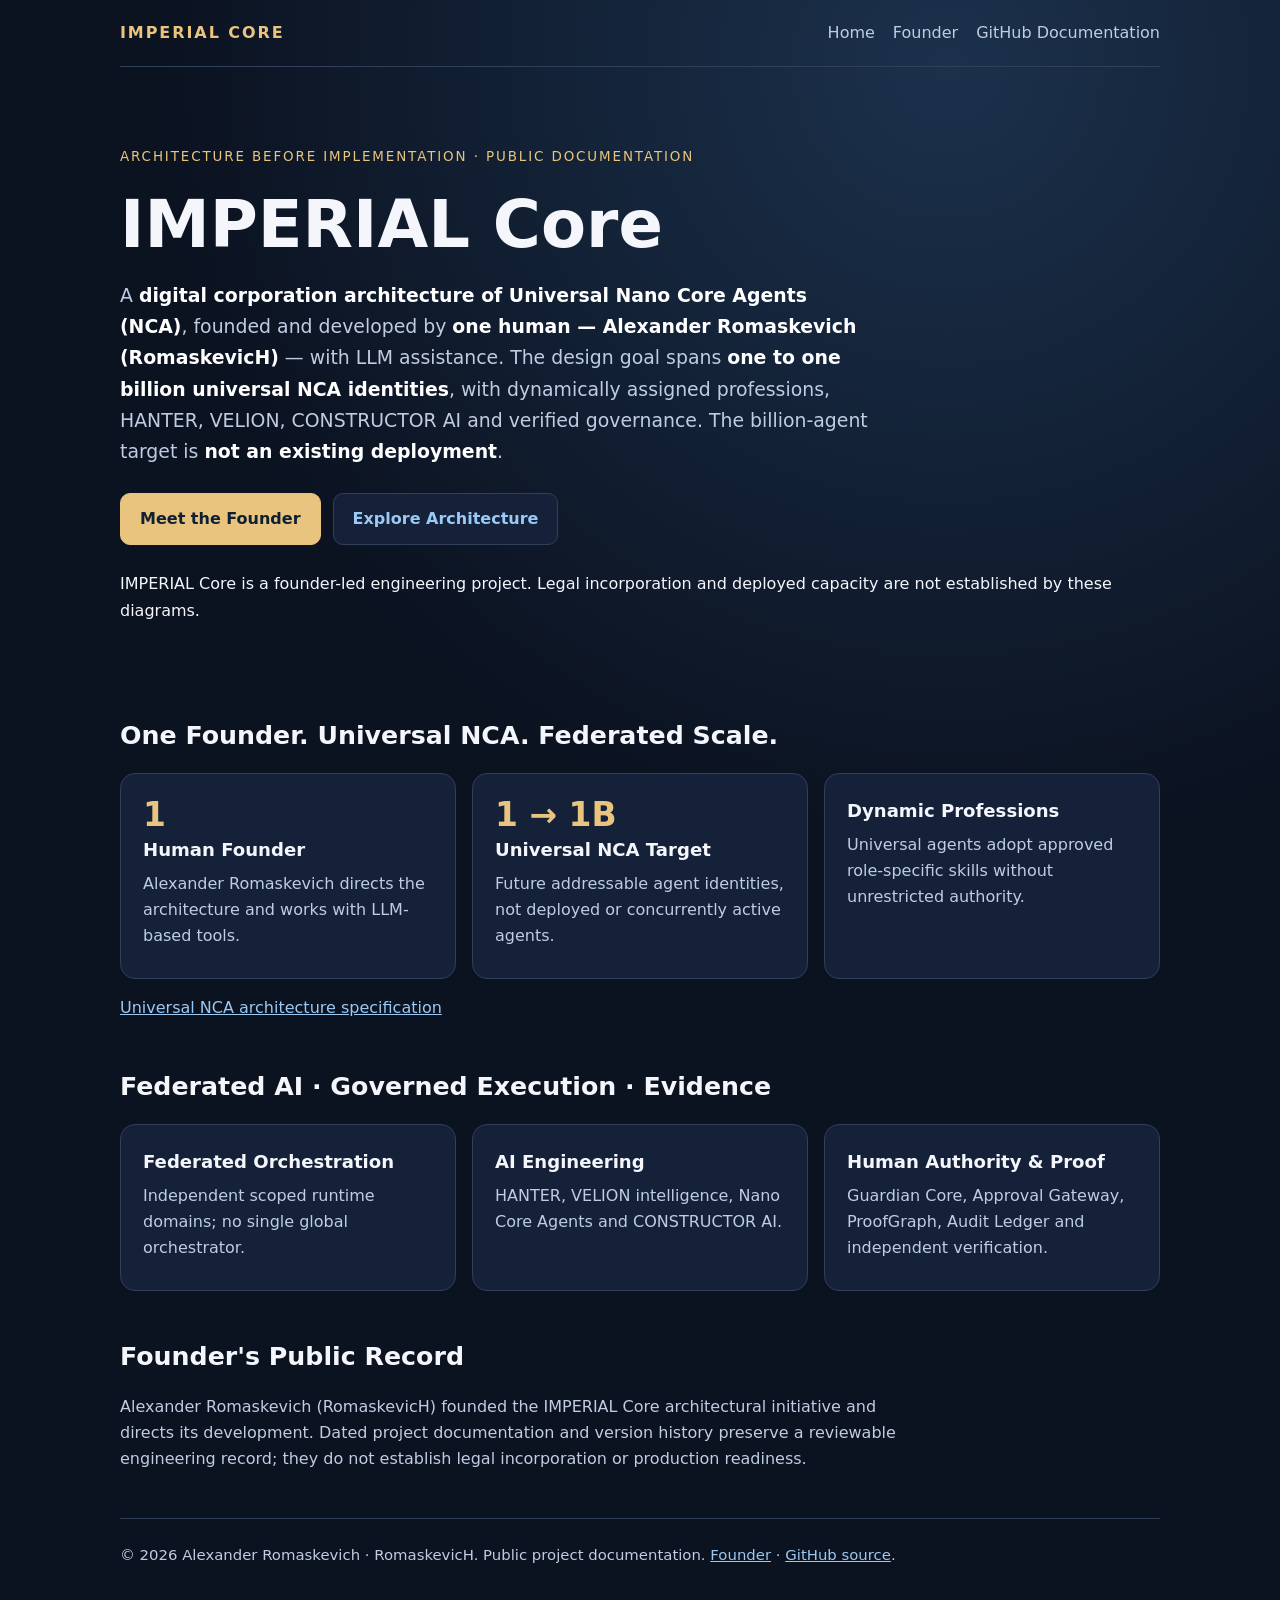
<file: index.html>
<!doctype html>
<html lang="en">
<head>
<meta charset="utf-8"><meta name="viewport" content="width=device-width,initial-scale=1">
<title>IMPERIAL Core — Universal NCA Digital Corporation | Alexander Romaskevich</title>
<meta name="description" content="IMPERIAL Core — founder-led AI engineering and proposed federated NCA architecture.">
<meta name="author" content="Alexander Romaskevich (RomaskevicH)"><meta name="robots" content="index,follow">
<meta property="og:type" content="website"><meta property="og:title" content="IMPERIAL Core — Architecture &amp; Founder"><meta property="og:description" content="IMPERIAL Core — founder-led AI engineering and proposed federated NCA architecture.">
<link rel="stylesheet" href="assets/site.css">
<script type="application/ld+json">{"@context": "https://schema.org", "@type": "CreativeWork", "name": "IMPERIAL Core — corporate and AI architecture documentation", "description": "Founder-led engineering architecture for universal Nano Core Agents; proposed architecture, not verified deployment.", "creator": {"@type": "Person", "name": "Alexander Romaskevich", "alternateName": ["Александр Николаевич Ромаскевич", "RomaskevicH"], "url": "https://github.com/oromaskevic23-cmd"}, "url": "https://github.com/oromaskevic23-cmd/IMPERIAL-Core-US-HoldCo-Founder-Control-Blueprint", "dateModified": "2026-10-29", "inLanguage": ["en", "ru", "uk"]}</script>
</head>
<body><header><nav aria-label="Primary navigation"><a class="brand" href="index.html">IMPERIAL CORE</a><div class="links"><a href="index.html" aria-current="page">Home</a><a href="founder.html">Founder</a><a href="https://github.com/oromaskevic23-cmd/IMPERIAL-Core-US-HoldCo-Founder-Control-Blueprint">GitHub Documentation</a></div></nav></header>
<main>
<section class="hero"><p class="eyebrow">Architecture Before Implementation · Public Documentation</p><h1>IMPERIAL Core</h1>
<p class="lead">A <strong>digital corporation architecture of Universal Nano Core Agents (NCA)</strong>, founded and developed by <strong>one human — Alexander Romaskevich (RomaskevicH)</strong> — with LLM assistance. The design goal spans <strong>one to one billion universal NCA identities</strong>, with dynamically assigned professions, HANTER, VELION, CONSTRUCTOR AI and verified governance. The billion-agent target is <strong>not an existing deployment</strong>.</p>
<div class="actions"><a class="primary" href="founder.html">Meet the Founder</a><a href="https://github.com/oromaskevic23-cmd/IMPERIAL-Core-US-HoldCo-Founder-Control-Blueprint/blob/main/ARCHITECTURE.md">Explore Architecture</a></div>
<p>IMPERIAL Core is a founder-led engineering project. Legal incorporation and deployed capacity are not established by these diagrams.</p></section>
<section aria-labelledby="universal"><h2 id="universal">One Founder. Universal NCA. Federated Scale.</h2><div class="grid"><article class="card"><div class="number">1</div><h3>Human Founder</h3><p>Alexander Romaskevich directs the architecture and works with LLM-based tools.</p></article><article class="card"><div class="number">1 → 1B</div><h3>Universal NCA Target</h3><p>Future addressable agent identities, not deployed or concurrently active agents.</p></article><article class="card"><h3>Dynamic Professions</h3><p>Universal agents adopt approved role-specific skills without unrestricted authority.</p></article></div><p><a href="docs/UNIVERSAL_NCA_CORPORATION.md">Universal NCA architecture specification</a></p></section>

<section aria-labelledby="systems"><h2 id="systems">Federated AI · Governed Execution · Evidence</h2><div class="grid">
<article class="card"><h3>Federated Orchestration</h3><p>Independent scoped runtime domains; no single global orchestrator.</p></article>
<article class="card"><h3>AI Engineering</h3><p>HANTER, VELION intelligence, Nano Core Agents and CONSTRUCTOR AI.</p></article>
<article class="card"><h3>Human Authority &amp; Proof</h3><p>Guardian Core, Approval Gateway, ProofGraph, Audit Ledger and independent verification.</p></article></div></section>
<section class="content" aria-labelledby="record"><h2 id="record">Founder's Public Record</h2><p>Alexander Romaskevich (RomaskevicH) founded the IMPERIAL Core architectural initiative and directs its development. Dated project documentation and version history preserve a reviewable engineering record; they do not establish legal incorporation or production readiness.</p></section>
</main><footer>© 2026 Alexander Romaskevich · RomaskevicH. Public project documentation. <a href="founder.html">Founder</a> · <a href="https://github.com/oromaskevic23-cmd/IMPERIAL-Core-US-HoldCo-Founder-Control-Blueprint">GitHub source</a>.</footer></body></html>
</file>
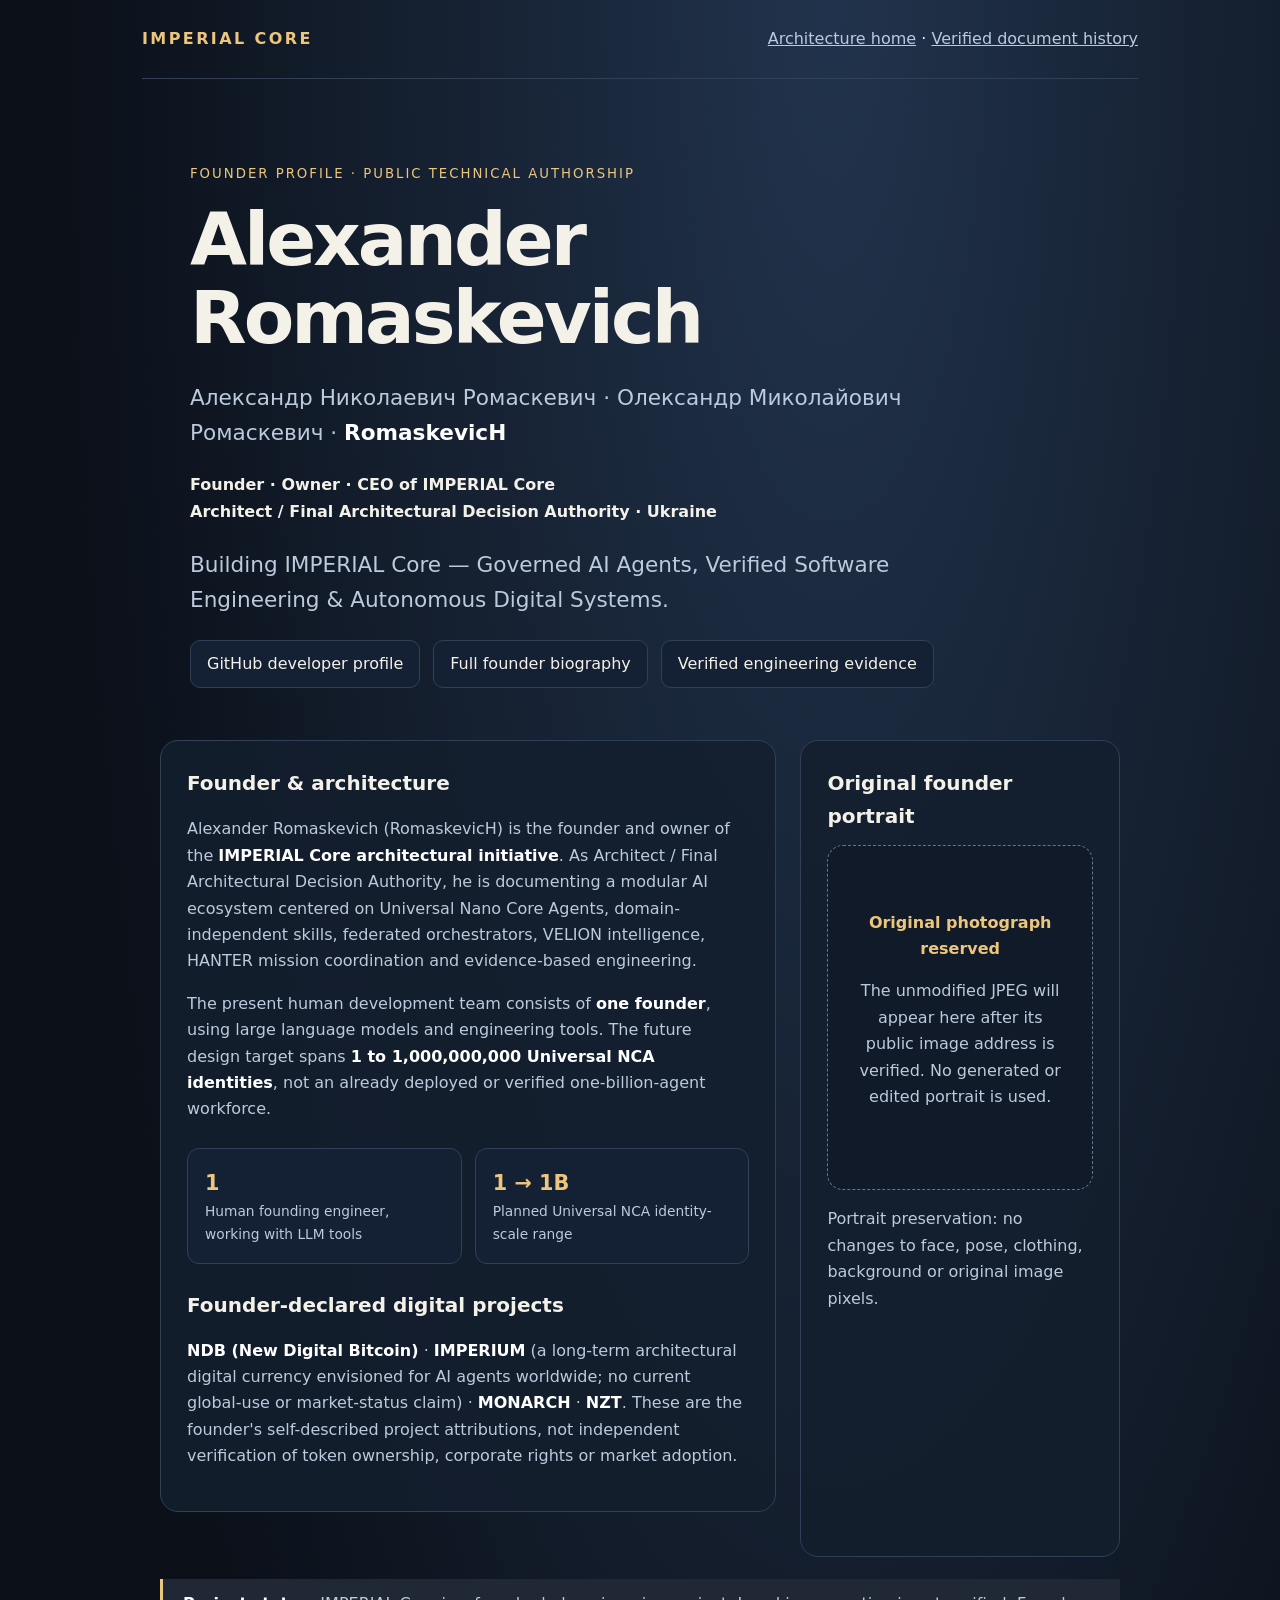
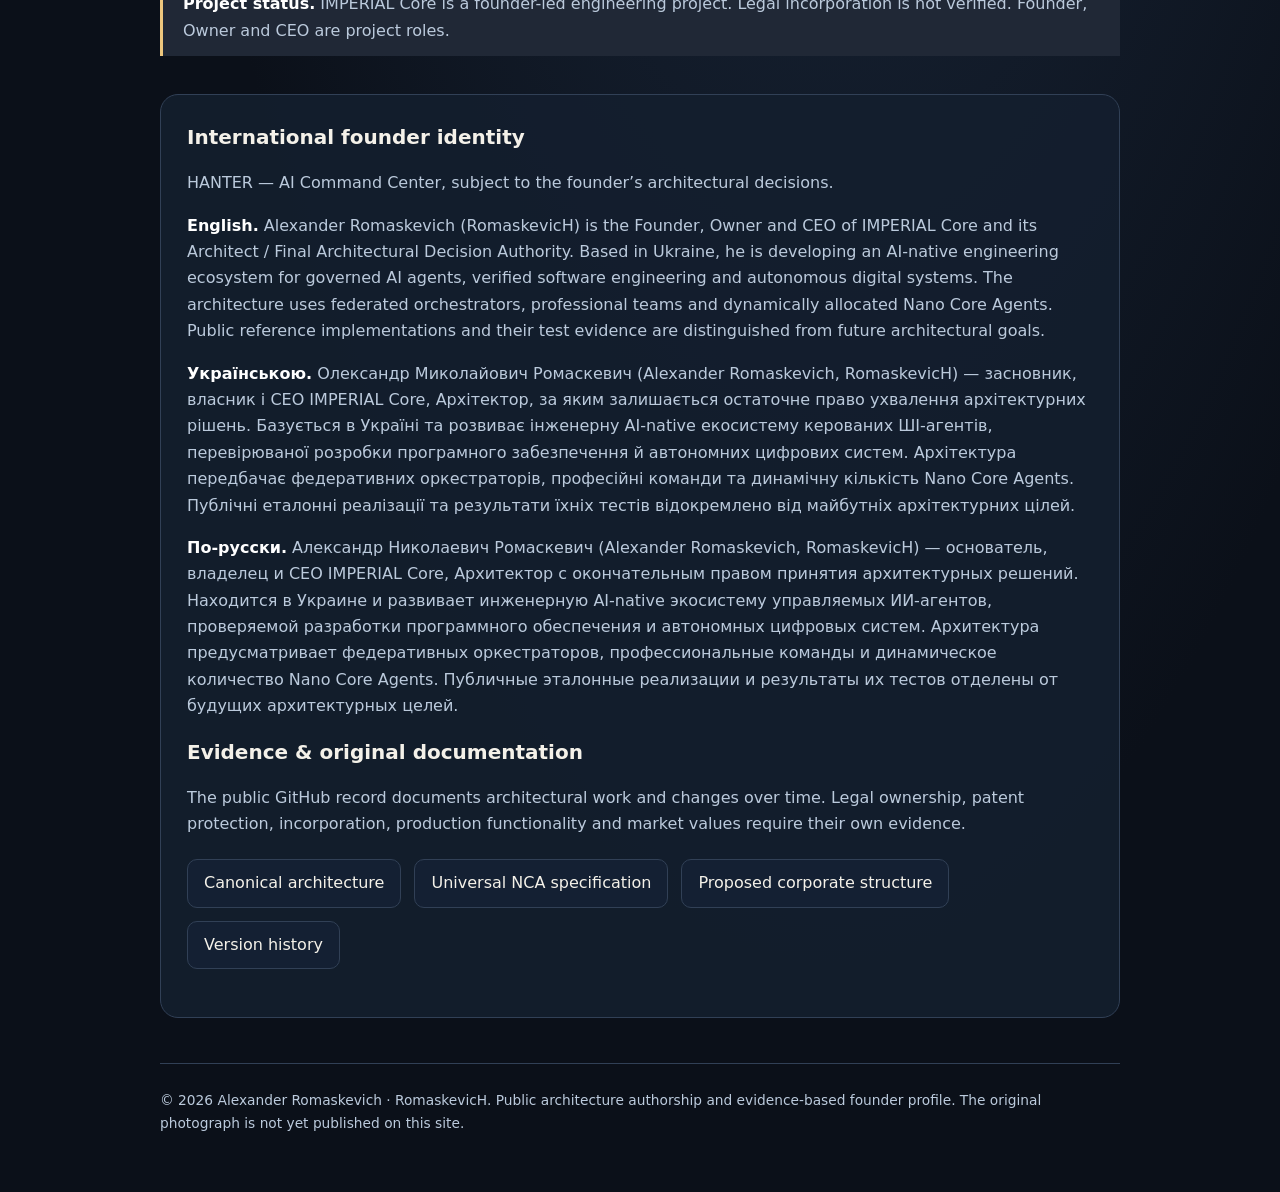
<file: founder.html>
<!doctype html>
<html lang="en">
<head>
<meta charset="utf-8">
<meta name="viewport" content="width=device-width, initial-scale=1">
<title>Alexander Romaskevich (RomaskevicH) | Founder of IMPERIAL Core</title>
<meta name="description" content="Alexander Romaskevich (RomaskevicH): founder and owner of IMPERIAL Core architecture, Architect / Final Architectural Decision Authority, founder-declared NDB, IMPERIUM, MONARCH and NZT projects.">
<meta name="author" content="Alexander Romaskevich">
<meta name="robots" content="index,follow,max-image-preview:large">
<meta property="og:type" content="profile">
<meta property="og:title" content="Alexander Romaskevich — IMPERIAL Core Founder">
<meta property="og:description" content="Founder-led AI engineering, Universal Nano Core Agents, VELION, NDB, IMPERIUM, MONARCH and NZT. Official architectural profile and public evidence.">
<meta name="color-scheme" content="dark">
<link rel="stylesheet" href="assets/site.css">
<style>
:root{--bg:#0b1019;--surface:#142033;--line:#314056;--text:#f4f1e9;--muted:#bbcadc;--gold:#edc67d}
body{background:radial-gradient(ellipse at 65% 0%,#21334c 0%,#0b1019 65%);color:var(--text);font-family:system-ui,-apple-system,"Segoe UI",sans-serif;line-height:1.65}
.founder-shell{max-width:1040px;margin:auto;padding:0 22px 45px}
.founder-nav{display:flex;justify-content:space-between;align-items:center;padding:26px 0;border-bottom:1px solid var(--line);gap:16px;flex-wrap:wrap}
.founder-nav a{color:var(--muted)}.founder-nav .brand{font-weight:800;text-decoration:none;letter-spacing:.15em;color:var(--gold)}
.founder-hero{padding:70px 0 30px;max-width:900px}
.founder-eyebrow{font-size:.83rem;letter-spacing:.15em;color:var(--gold);text-transform:uppercase}
.founder-hero h1{font-size:clamp(2.5rem,6vw,4.6rem);line-height:1.07;letter-spacing:-.04em;margin:16px 0}
.founder-lead{font-size:clamp(1rem,2.2vw,1.35rem);color:var(--muted);max-width:800px}
.founder-roles{font-weight:700;color:var(--text);font-size:1rem}
.founder-layout{display:grid;grid-template-columns:minmax(0,1.35fr) minmax(250px,.7fr);gap:24px}
.founder-card{border:1px solid var(--line);background:rgba(19,30,46,.9);border-radius:18px;padding:26px}
.founder-card h2{font-size:1.25rem;margin:0 0 12px;color:var(--text)}.founder-card p{color:var(--muted)}
.founder-points{display:grid;grid-template-columns:repeat(2,minmax(0,1fr));gap:13px;margin:25px 0}
.founder-point{border:1px solid var(--line);border-radius:12px;padding:17px;background:var(--surface)}.founder-point strong{display:block;font-size:1.3rem;color:var(--gold)}
.founder-point span{display:block;color:var(--muted);font-size:.86rem}
.founder-portrait-slot{min-height:345px;border:1px dashed #6a7686;border-radius:16px;display:flex;align-items:center;justify-content:center;text-align:center;padding:30px;color:var(--muted);background:#101a29}
.founder-portrait-slot strong{color:var(--gold)}.founder-proof{border-left:3px solid var(--gold);padding:12px 20px;margin:22px 0 38px;background:#202836;color:var(--muted)}
.founder-links{display:flex;gap:13px;flex-wrap:wrap;margin:22px 0}
.founder-links a{background:var(--surface);border:1px solid var(--line);border-radius:10px;text-decoration:none;color:var(--text);padding:10px 16px}
.founder-footer{font-size:.86rem;color:var(--muted);border-top:1px solid var(--line);padding:25px 0 12px;margin-top:35px}
.founder-muted{color:var(--muted)}
@media(max-width:760px){.founder-layout{grid-template-columns:1fr}.founder-points{grid-template-columns:1fr}.founder-hero{padding-top:46px}.founder-portrait-slot{min-height:180px}}
</style>
<script type="application/ld+json">{"@context":"https://schema.org","@type":"ProfilePage","dateModified":"2026-10-25","mainEntity":{"@type":"Person","name":"Alexander Romaskevich","alternateName":["RomaskevicH","Александр Николаевич Ромаскевич","Олександр Миколайович Ромаскевич"],"description":"Founder and owner of the IMPERIAL Core architectural initiative; Architect / Final Architectural Decision Authority. Designs federated artificial intelligence and Universal Nano Core Agent systems. Founder-declared projects NDB, IMPERIUM, MONARCH, and NZT.","jobTitle":"Founder, Owner and CEO of IMPERIAL Core; Architect / Final Architectural Decision Authority","sameAs":["https://github.com/oromaskevic23-cmd"],"knowsAbout":["Federated AI architecture","Universal Nano Core Agents","VELION","HANTER","CONSTRUCTOR AI","NDB","IMPERIUM","MONARCH","NZT"]}}</script>
</head>
<body>
<div class="founder-shell">
<nav class="founder-nav" aria-label="Main navigation">
  <a class="brand" href="index.html">IMPERIAL CORE</a>
  <div><a href="index.html">Architecture home</a> · <a href="https://github.com/oromaskevic23-cmd/IMPERIAL-Core-US-HoldCo-Founder-Control-Blueprint">Verified document history</a></div>
</nav>
<main>
<header class="founder-hero">
<p class="founder-eyebrow">Founder profile · Public technical authorship</p>
<h1>Alexander Romaskevich</h1>
<p class="founder-lead">Александр Николаевич Ромаскевич · Олександр Миколайович Ромаскевич · <strong>RomaskevicH</strong></p>
<p class="founder-roles">Founder · Owner · CEO of IMPERIAL Core<br>Architect / Final Architectural Decision Authority · Ukraine</p>
<p class="founder-lead">Building IMPERIAL Core — Governed AI Agents, Verified Software Engineering &amp; Autonomous Digital Systems.</p>
<div class="founder-links">
<a href="https://github.com/oromaskevic23-cmd">GitHub developer profile</a>
<a href="https://github.com/oromaskevic23-cmd/IMPERIAL-Core-US-HoldCo-Founder-Control-Blueprint/blob/main/docs/FOUNDER_PROFILE.md">Full founder biography</a>
<a href="https://github.com/oromaskevic23-cmd/IMPERIAL-Core-US-HoldCo-Founder-Control-Blueprint/blob/main/docs/FOUNDER_ENGINEERING_EVIDENCE_2026-10-25.md">Verified engineering evidence</a>
</div>
</header>
<div class="founder-layout">
<section class="founder-card" aria-labelledby="vision">
<h2 id="vision">Founder & architecture</h2>
<p>Alexander Romaskevich (RomaskevicH) is the founder and owner of the <strong>IMPERIAL Core architectural initiative</strong>. As Architect / Final Architectural Decision Authority, he is documenting a modular AI ecosystem centered on Universal Nano Core Agents, domain-independent skills, federated orchestrators, VELION intelligence, HANTER mission coordination and evidence-based engineering.</p>
<p>The present human development team consists of <strong>one founder</strong>, using large language models and engineering tools. The future design target spans <strong>1 to 1,000,000,000 Universal NCA identities</strong>, not an already deployed or verified one-billion-agent workforce.</p>
<div class="founder-points">
  <div class="founder-point"><strong>1</strong><span>Human founding engineer, working with LLM tools</span></div>
  <div class="founder-point"><strong>1 → 1B</strong><span>Planned Universal NCA identity-scale range</span></div>
</div>
<h2>Founder-declared digital projects</h2>
<p><strong>NDB (New Digital Bitcoin)</strong> · <strong>IMPERIUM</strong> (a long-term architectural digital currency envisioned for AI agents worldwide; no current global-use or market-status claim) · <strong>MONARCH</strong> · <strong>NZT</strong>. These are the founder's self-described project attributions, not independent verification of token ownership, corporate rights or market adoption.</p>
</section>
<aside class="founder-card" aria-labelledby="portrait-heading">
<h2 id="portrait-heading">Original founder portrait</h2>
<div class="founder-portrait-slot" role="status"><div><strong>Original photograph reserved</strong><p>The unmodified JPEG will appear here after its public image address is verified. No generated or edited portrait is used.</p></div></div>
<p class="founder-muted">Portrait preservation: no changes to face, pose, clothing, background or original image pixels.</p>
</aside>
</div>
<section class="founder-proof">
<strong>Project status.</strong> IMPERIAL Core is a founder-led engineering project. Legal incorporation is not verified. Founder, Owner and CEO are project roles.
</section>
<section class="founder-card" aria-labelledby="global">
<h2 id="global">International founder identity</h2>
<p>HANTER — AI Command Center, subject to the founder’s architectural decisions.</p>
<p lang="en"><strong>English.</strong> Alexander Romaskevich (RomaskevicH) is the Founder, Owner and CEO of IMPERIAL Core and its Architect / Final Architectural Decision Authority. Based in Ukraine, he is developing an AI-native engineering ecosystem for governed AI agents, verified software engineering and autonomous digital systems. The architecture uses federated orchestrators, professional teams and dynamically allocated Nano Core Agents. Public reference implementations and their test evidence are distinguished from future architectural goals.</p>
<p lang="uk"><strong>Українською.</strong> Олександр Миколайович Ромаскевич (Alexander Romaskevich, RomaskevicH) — засновник, власник і CEO IMPERIAL Core, Архітектор, за яким залишається остаточне право ухвалення архітектурних рішень. Базується в Україні та розвиває інженерну AI-native екосистему керованих ШІ-агентів, перевірюваної розробки програмного забезпечення й автономних цифрових систем. Архітектура передбачає федеративних оркестраторів, професійні команди та динамічну кількість Nano Core Agents. Публічні еталонні реалізації та результати їхніх тестів відокремлено від майбутніх архітектурних цілей.</p>
<p lang="ru"><strong>По-русски.</strong> Александр Николаевич Ромаскевич (Alexander Romaskevich, RomaskevicH) — основатель, владелец и CEO IMPERIAL Core, Архитектор с окончательным правом принятия архитектурных решений. Находится в Украине и развивает инженерную AI-native экосистему управляемых ИИ-агентов, проверяемой разработки программного обеспечения и автономных цифровых систем. Архитектура предусматривает федеративных оркестраторов, профессиональные команды и динамическое количество Nano Core Agents. Публичные эталонные реализации и результаты их тестов отделены от будущих архитектурных целей.</p>
<h2>Evidence & original documentation</h2>
<p>The public GitHub record documents architectural work and changes over time. Legal ownership, patent protection, incorporation, production functionality and market values require their own evidence.</p>
<div class="founder-links">
  <a href="https://github.com/oromaskevic23-cmd/IMPERIAL-Core-US-HoldCo-Founder-Control-Blueprint/blob/main/ARCHITECTURE.md">Canonical architecture</a>
  <a href="https://github.com/oromaskevic23-cmd/IMPERIAL-Core-US-HoldCo-Founder-Control-Blueprint/blob/main/docs/UNIVERSAL_NCA_CORPORATION.md">Universal NCA specification</a>
  <a href="https://github.com/oromaskevic23-cmd/IMPERIAL-Core-US-HoldCo-Founder-Control-Blueprint/blob/main/docs/CORPORATE_STRUCTURE.md">Proposed corporate structure</a>
  <a href="https://github.com/oromaskevic23-cmd/IMPERIAL-Core-US-HoldCo-Founder-Control-Blueprint/commits/main/">Version history</a>
</div>
</section>
</main>
<footer class="founder-footer">© 2026 Alexander Romaskevich · RomaskevicH. Public architecture authorship and evidence-based founder profile. The original photograph is not yet published on this site.</footer>
</div>
</body>
</html>
</file>
<file: assets/site.css>
:root{color-scheme:dark;--bg:#0b1220;--panel:#142139;--line:#304059;--ink:#f4f6fc;--muted:#bfcce2;--accent:#e8c47e;--link:#9bc9f4}*{box-sizing:border-box}body{margin:0;background:radial-gradient(circle at 74% 4%,#1b314c,transparent 44%),var(--bg);color:var(--ink);font:16px/1.65 system-ui,-apple-system,BlinkMacSystemFont,"Segoe UI",sans-serif}header,main,footer{width:min(100% - 36px,1040px);margin:auto}a{color:var(--link)}a:hover{text-decoration:none}nav{border-bottom:1px solid var(--line);padding:20px 0;display:flex;align-items:center;justify-content:space-between;gap:18px;flex-wrap:wrap}nav .links{display:flex;gap:18px;flex-wrap:wrap}.brand{color:var(--accent);font-weight:800;letter-spacing:.12em;text-decoration:none}nav .links a{text-decoration:none;color:var(--muted)}h1{font-size:clamp(2.2rem,5.5vw,4.1rem);line-height:1.11;margin:.3em 0}h2{font-size:1.58rem;margin:0 0 16px}h3{font-size:1.13rem;margin:0 0 5px}.hero{padding:65px 0 30px}.eyebrow{color:var(--accent);letter-spacing:.14em;text-transform:uppercase;font-size:.84rem}.lead{font-size:1.18rem;max-width:760px;color:var(--muted)}.actions{display:flex;flex-wrap:wrap;gap:12px;margin:26px 0}.actions a{padding:12px 19px;border:1px solid var(--line);border-radius:10px;background:var(--panel);text-decoration:none;font-weight:650}.actions a.primary{background:var(--accent);color:#102033;border-color:var(--accent)}.note{border-left:3px solid var(--accent);background:#1b293e;padding:17px 21px;border-radius:0 9px 9px 0;margin:24px 0}.grid{display:grid;grid-template-columns:repeat(auto-fit,minmax(235px,1fr));gap:16px}.card{background:var(--panel);border:1px solid var(--line);border-radius:15px;padding:22px}.card p{color:var(--muted);margin:6px 0}.number{font-size:2.06rem;line-height:1.18;font-weight:800;color:var(--accent)}section{margin:0 0 45px}.content{max-width:800px}.content p{color:var(--muted)}strong{color:#fff}footer{border-top:1px solid var(--line);padding:24px 0 38px;font-size:.93rem;color:var(--muted)}@media(max-width:520px){.hero{padding-top:44px}.card{padding:19px}}
</file>
